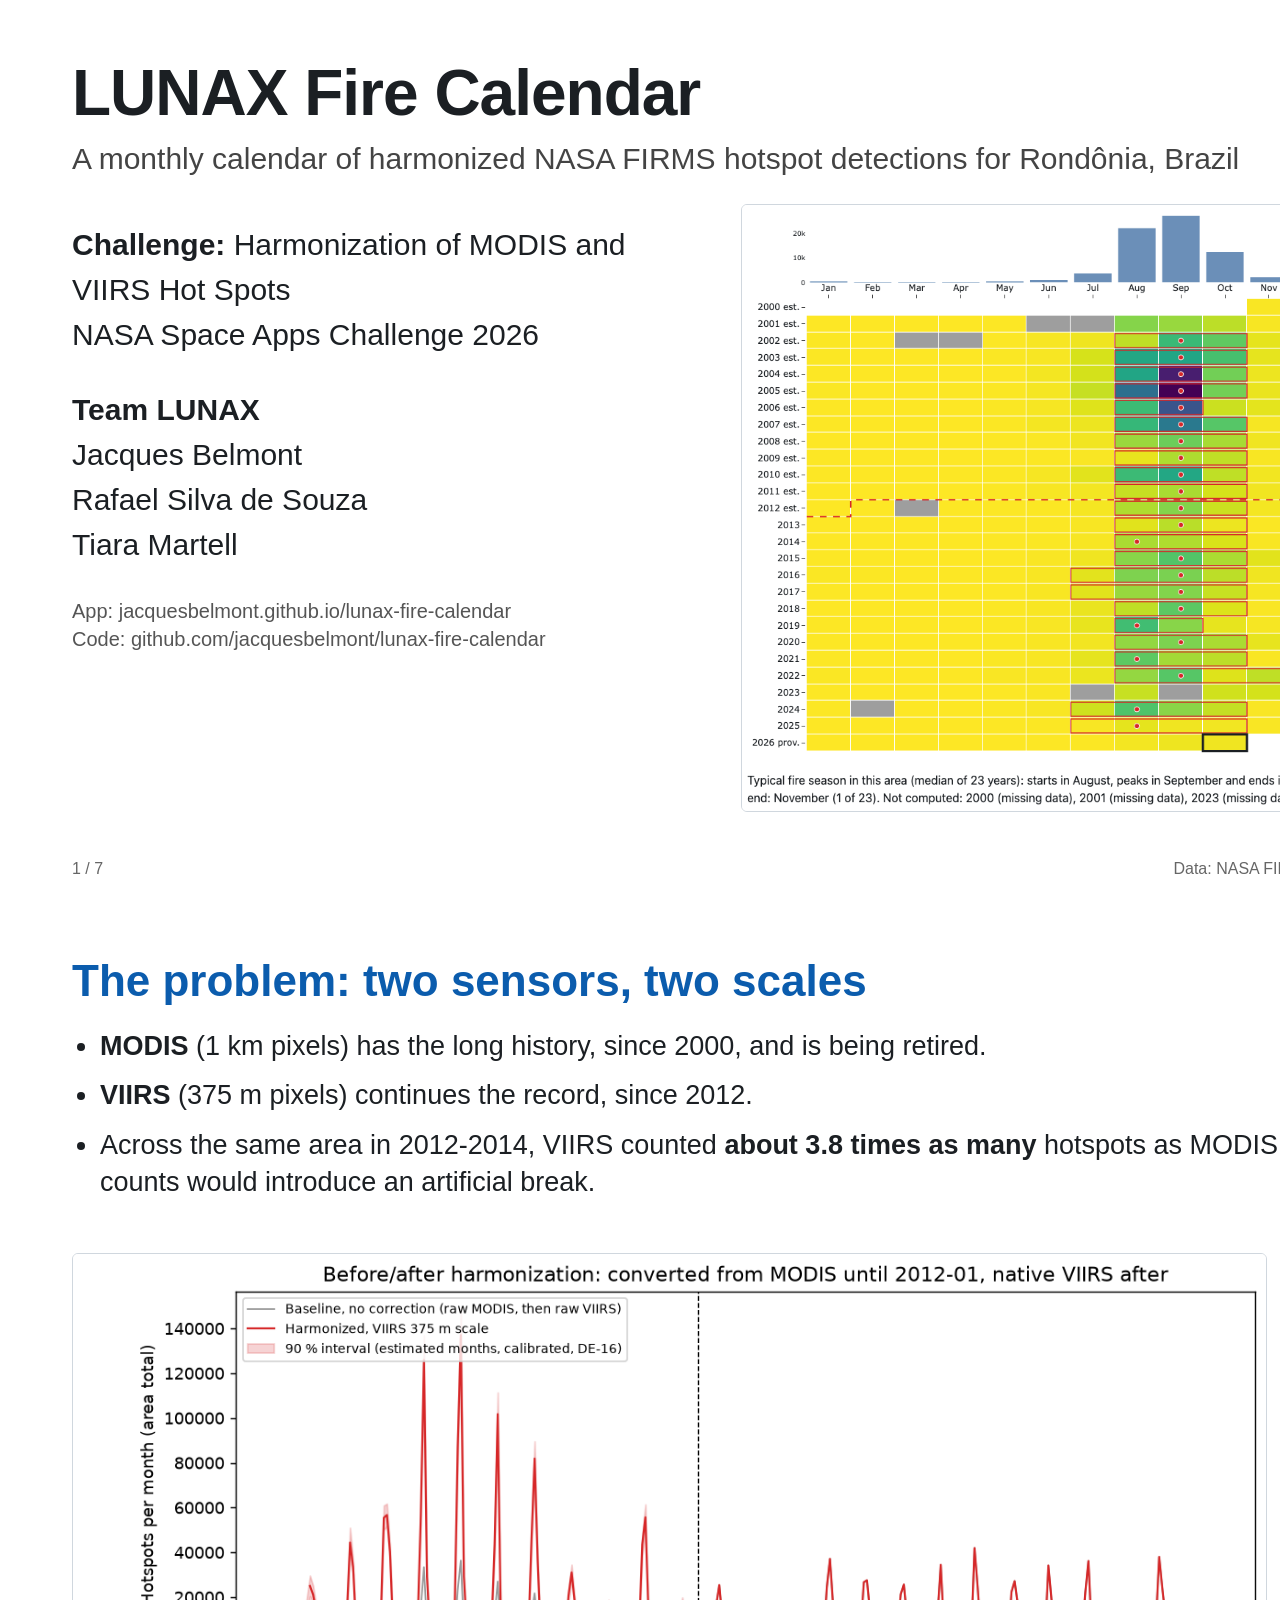
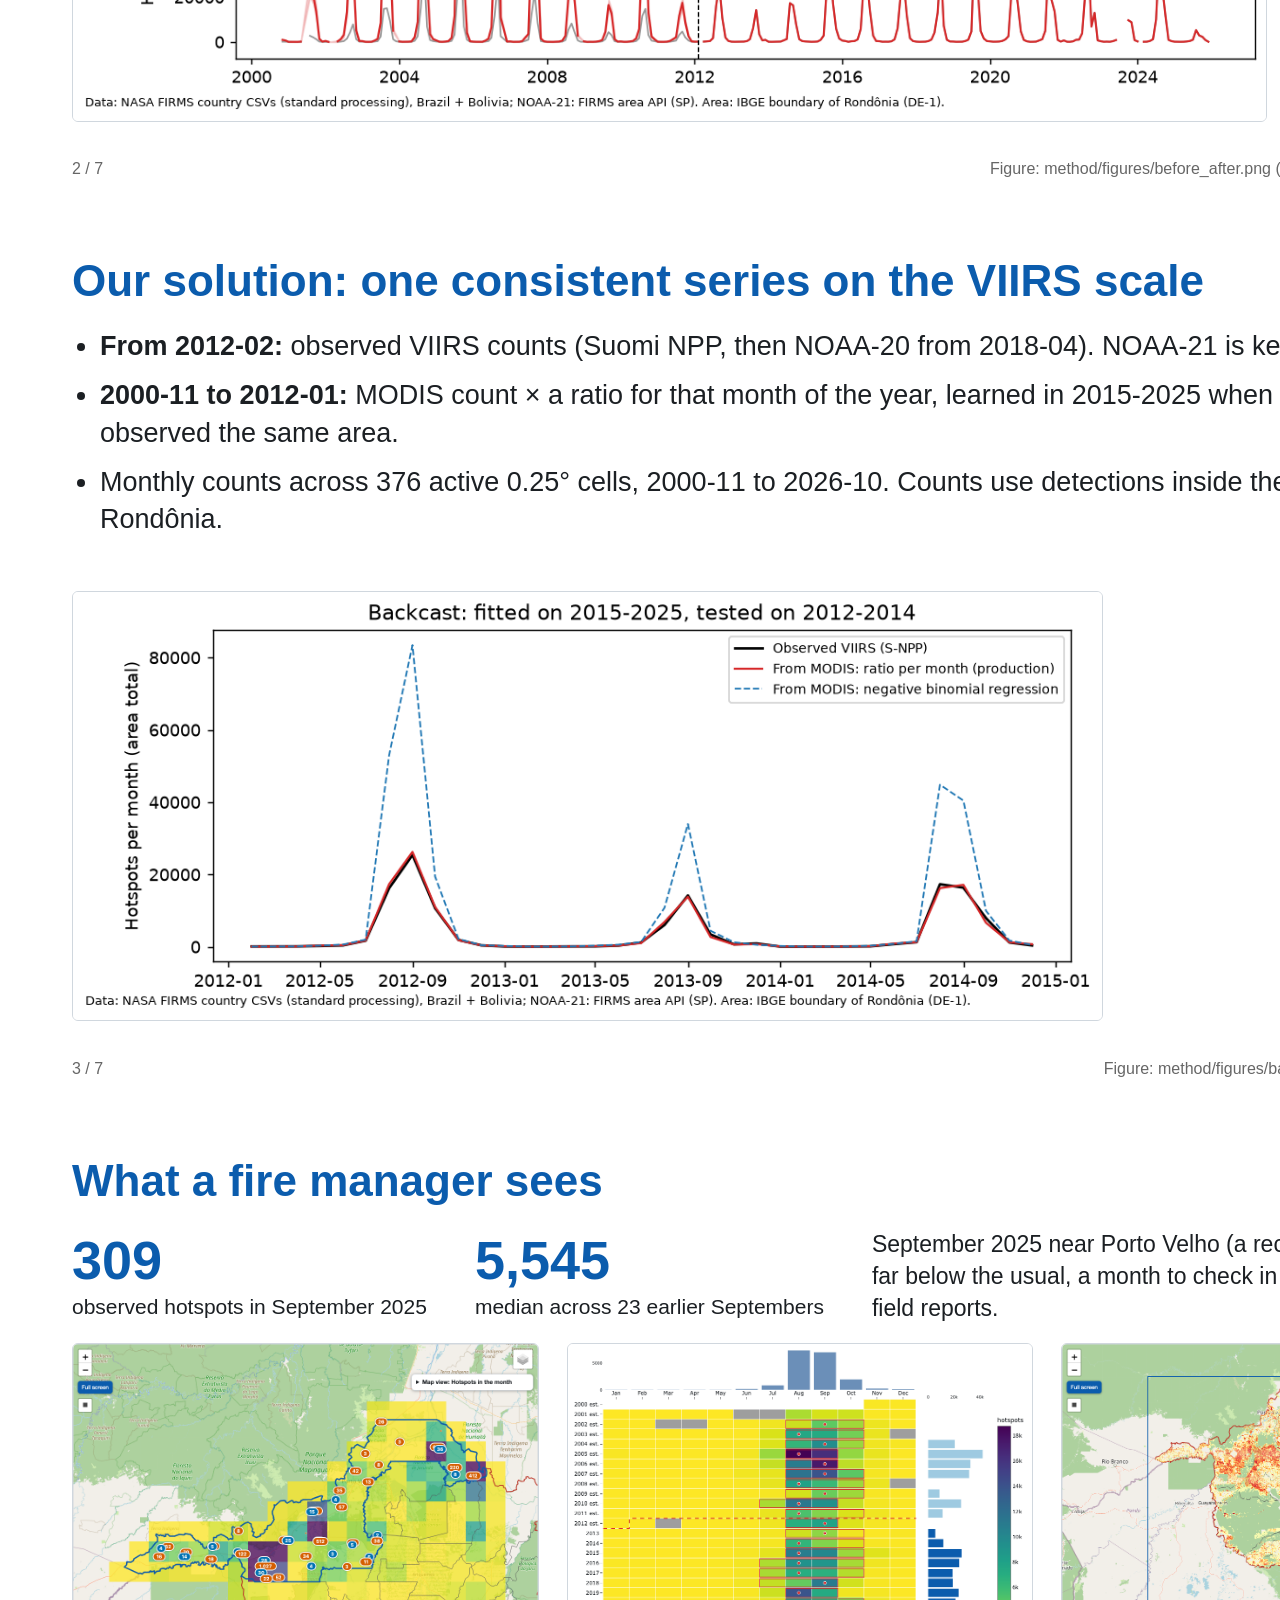
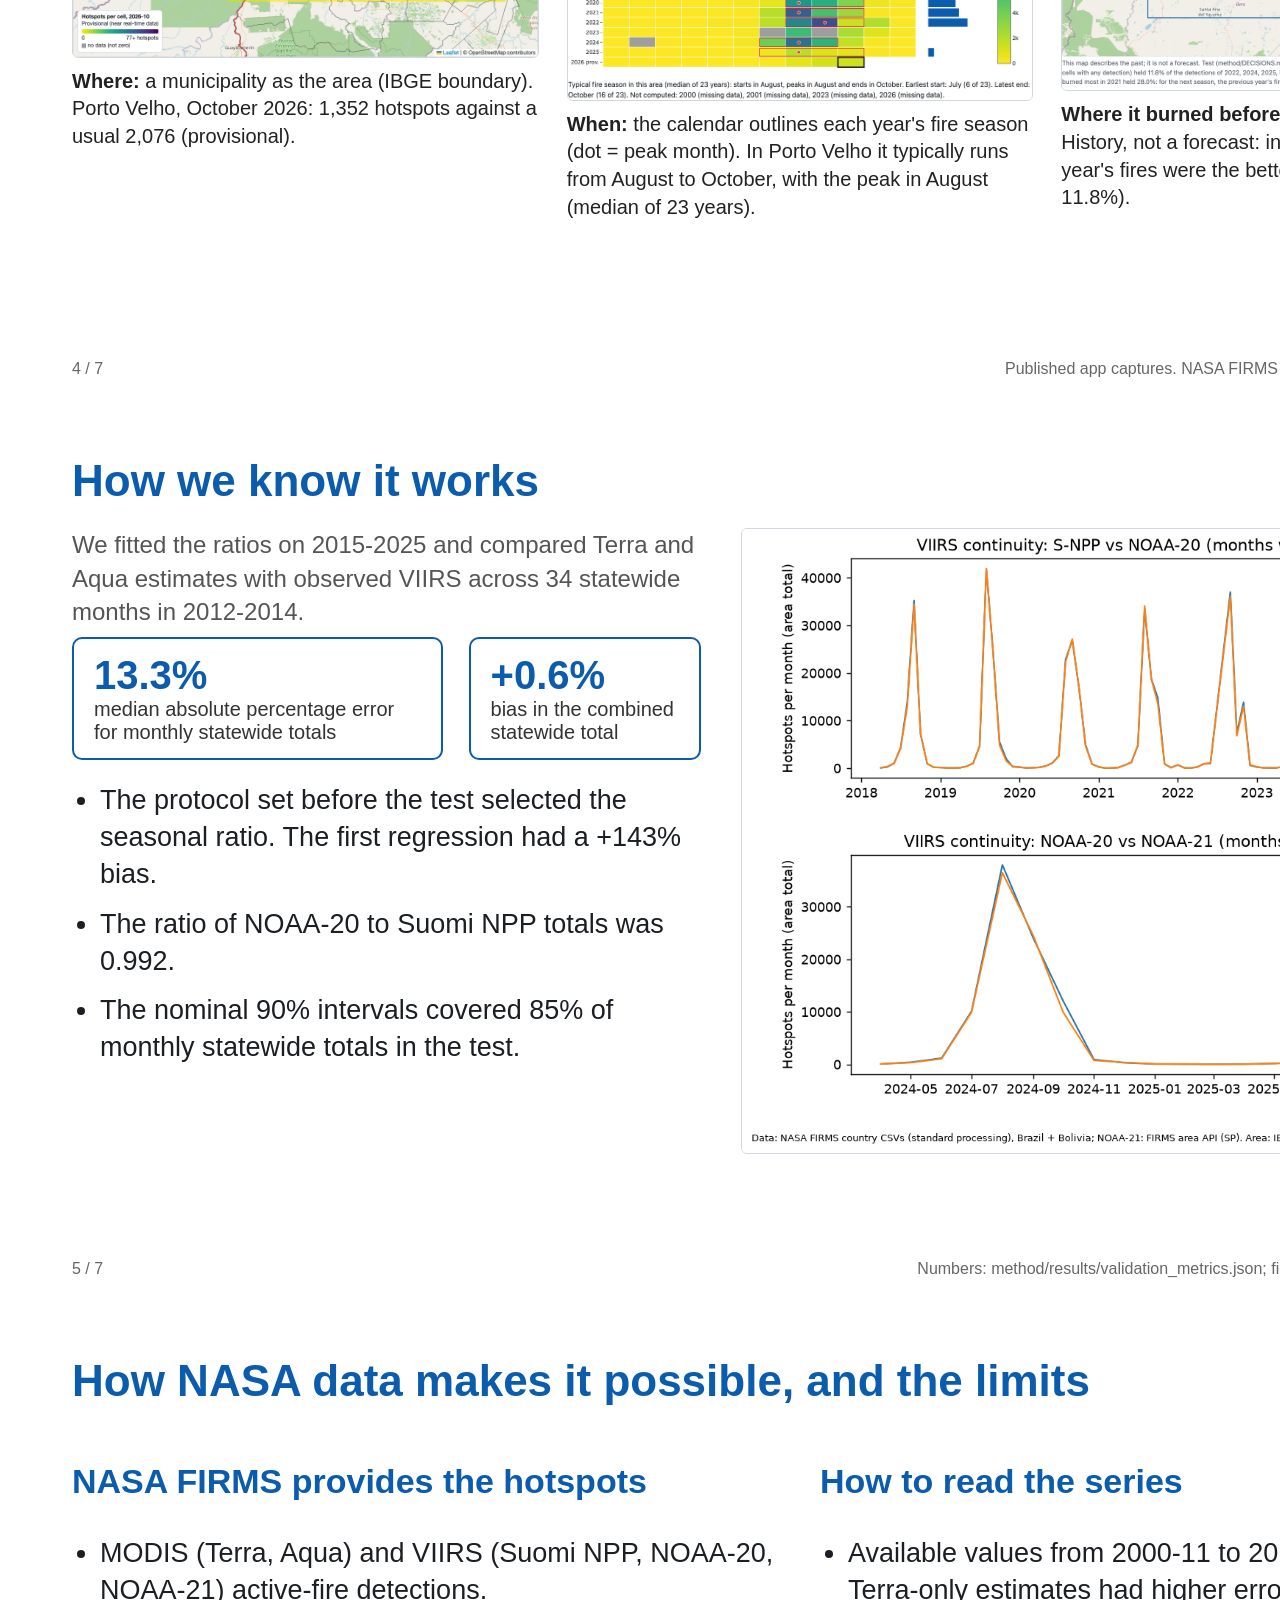
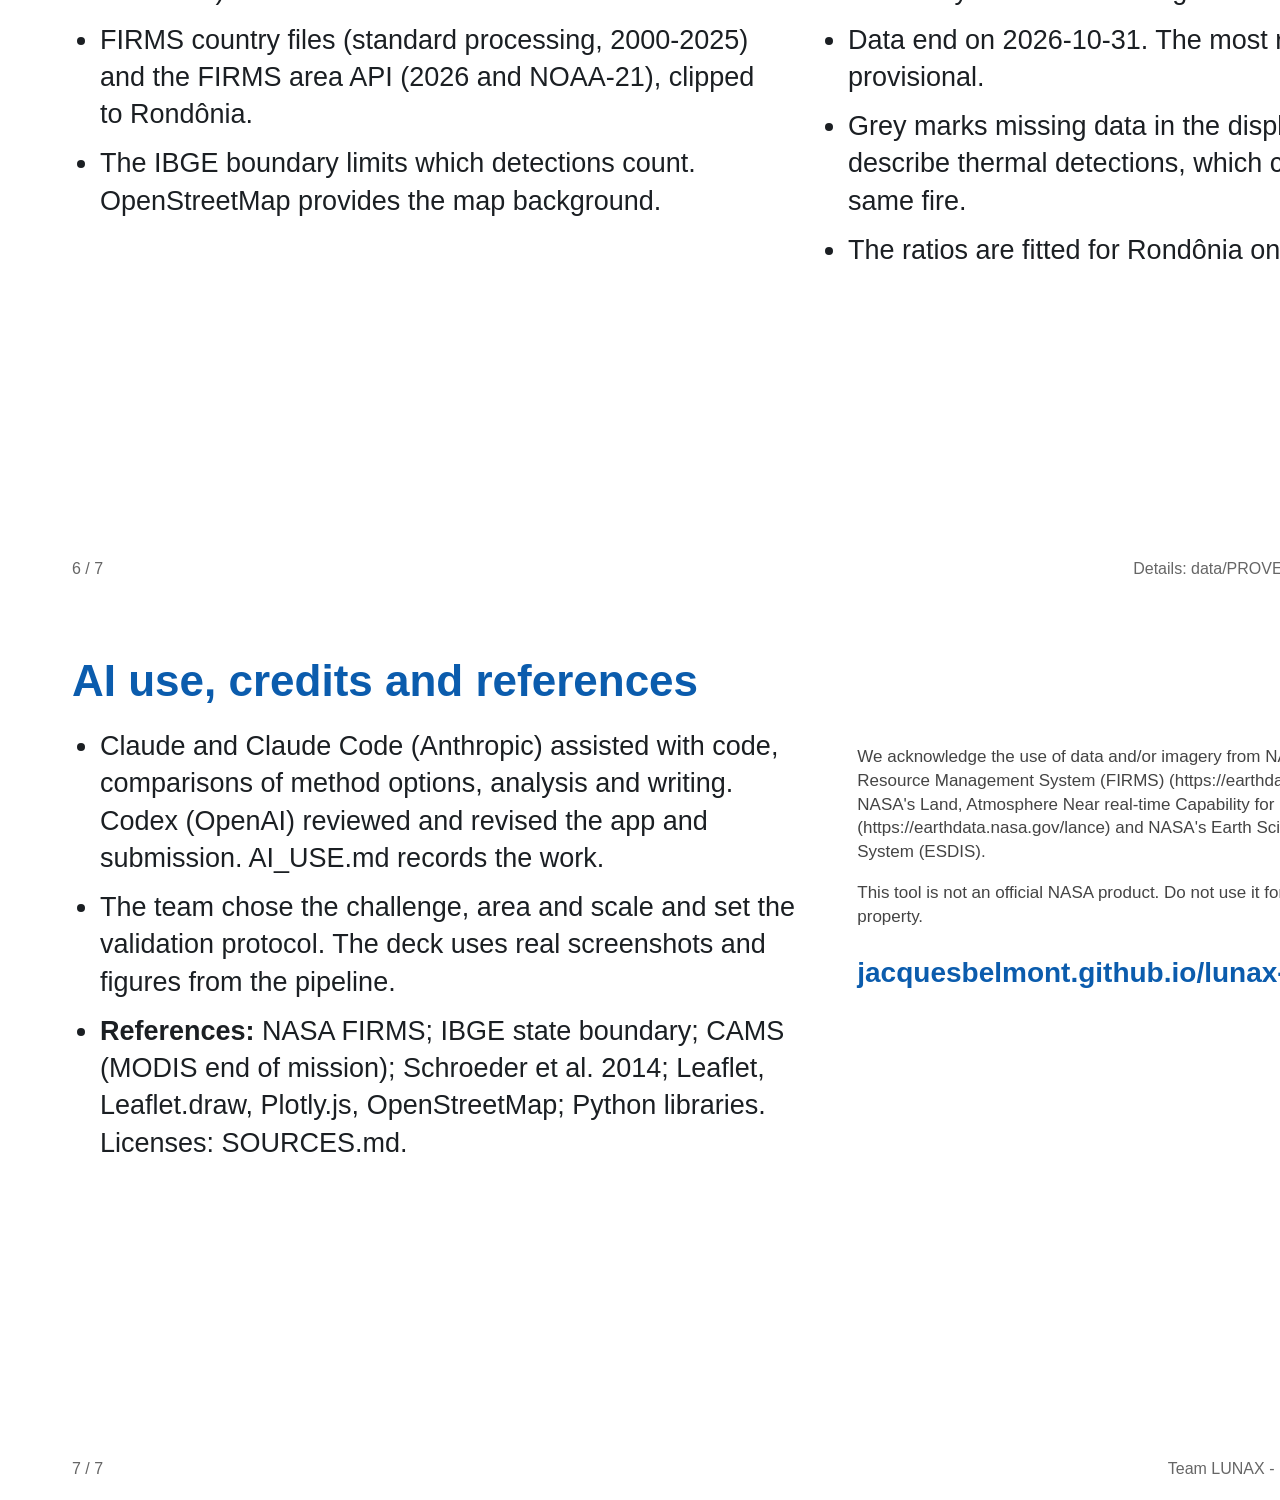
<file: submission/slides/slides.html>
<!DOCTYPE html>
<html lang="en">
<head>
<meta charset="utf-8">
<title>LUNAX Fire Calendar - demo slides</title>
<!--
  Source of the 7-slide demo (S2). Printed to PDF with headless Chrome (see submission/slides/README.md).
  Images: real screenshots of the published app (submission/screenshots/) and pipeline figures (method/figures/).
  No AI-generated images, no NASA logos, no people. Every number is in submission/FACT_CHECK.md.
  AI-assisted draft (Claude Code and Codex), logged in AI_USE.md. Owner of the deck: Tiara (TI-7).
-->
<style>
  @page { size: 1600px 900px; margin: 0; }
  * { box-sizing: border-box; }
  html, body { margin: 0; padding: 0; background: #fff; color: #1b1f23; font-family: -apple-system, "Segoe UI", Helvetica, Arial, sans-serif; }
  .slide { width: 1600px; height: 900px; padding: 56px 72px; position: relative; overflow: hidden; page-break-after: always; display: flex; flex-direction: column; }
  .slide:last-child { page-break-after: auto; }
  h1 { font-size: 64px; margin: 0 0 12px; letter-spacing: -1px; }
  h2 { font-size: 44px; margin: 0 0 22px; color: #0b5cad; }
  .sub { font-size: 30px; color: #444; margin: 0 0 28px; }
  .row { display: flex; gap: 40px; flex: 1; min-height: 0; align-items: flex-start; }
  .col { flex: 1; min-width: 0; }
  ul { margin: 0; padding-left: 28px; }
  li { font-size: 27px; line-height: 1.38; margin-bottom: 12px; }
  .small { font-size: 20px; color: #555; line-height: 1.4; }
  img { max-width: 100%; max-height: 100%; object-fit: contain; border: 1px solid #d0d7de; border-radius: 6px; }
  .imgbox { flex: 1.25; min-width: 0; height: 100%; display: flex; align-items: flex-start; justify-content: center; }
  .imgbox.tall img { max-height: 690px; }
  .foot { position: absolute; left: 72px; right: 72px; bottom: 22px; font-size: 16px; color: #666; display: flex; justify-content: space-between; }
  .big { font-size: 34px; font-weight: 600; color: #0b5cad; }
  .kpis { display: flex; gap: 26px; margin: 8px 0 22px; }
  .kpi { border: 2px solid #0b5cad; border-radius: 10px; padding: 14px 20px; }
  .kpi b { display: block; font-size: 40px; color: #0b5cad; }
  .kpi span { font-size: 20px; color: #333; }
  .case-stats { display: flex; gap: 64px; margin: 8px 0 32px; }
  .case-stats b { display: block; font-size: 64px; color: #0b5cad; line-height: 1; }
  .case-stats span { display: block; margin-top: 8px; font-size: 25px; }
  .case-chart { flex: 2.6; min-width: 0; }
  .case-chart img { display: block; width: 100%; }
  .case-note { font-size: 25px; line-height: 1.4; margin: 0 0 24px; }
  .team { font-size: 30px; margin-top: 18px; line-height: 1.5; }
  .ack { font-size: 17px; color: #444; line-height: 1.4; }
  .fm-case { display: flex; align-items: center; gap: 48px; margin: 0 0 18px; }
  .fm-stats { margin: 0; gap: 48px; }
  .fm-stats b { font-size: 54px; }
  .fm-stats span { font-size: 21px; }
  .fm-note { flex: 1; margin: 0; font-size: 23px; }
  .fm-row { display: flex; gap: 28px; flex: 1; min-height: 0; align-items: flex-start; }
  .fm-row figure { flex: 1; min-width: 0; margin: 0; }
  .fm-row img { display: block; width: auto; max-width: 100%; height: auto; max-height: 360px; margin: 0 auto; }
  .fm-row figcaption { font-size: 20px; line-height: 1.38; margin-top: 10px; color: #222; }
</style>
</head>
<body>

<section class="slide">
  <h1>LUNAX Fire Calendar</h1>
  <p class="sub">A monthly calendar of harmonized NASA FIRMS hotspot detections for Rondônia, Brazil</p>
  <div class="row">
    <div class="col">
      <p class="team"><b>Challenge:</b> Harmonization of MODIS and VIIRS Hot Spots<br>NASA Space Apps Challenge 2026</p>
      <p class="team"><b>Team LUNAX</b><br>Jacques Belmont<br>Rafael Silva de Souza<br>Tiara Martell</p>
      <p class="small">App: jacquesbelmont.github.io/lunax-fire-calendar<br>Code: github.com/jacquesbelmont/lunax-fire-calendar</p>
    </div>
    <div class="imgbox tall"><img src="../screenshots/app_calendar.png" alt="Calendar of monthly hotspot counts, 2000 to 2026"></div>
  </div>
  <div class="foot"><span>1 / 7</span><span>Data: NASA FIRMS. Not an official NASA product.</span></div>
</section>

<section class="slide">
  <h2>The problem: two sensors, two scales</h2>
  <div class="row" style="flex-direction:column; gap:18px">
    <ul>
      <li><b>MODIS</b> (1 km pixels) has the long history, since 2000, and is being retired.</li>
      <li><b>VIIRS</b> (375 m pixels) continues the record, since 2012.</li>
      <li>Across the same area in 2012-2014, VIIRS counted <b>about 3.8 times as many</b> hotspots as MODIS. Splicing their raw counts would introduce an artificial break.</li>
    </ul>
    <div class="imgbox" style="align-items:center"><img src="../../method/figures/before_after.png" alt="Series without correction and harmonized series" style="max-height:470px"></div>
  </div>
  <div class="foot"><span>2 / 7</span><span>Figure: method/figures/before_after.png (grey: raw counts; red: harmonized)</span></div>
</section>

<section class="slide">
  <h2>Our solution: one consistent series on the VIIRS scale</h2>
  <div class="row" style="flex-direction:column; gap:18px">
    <ul>
      <li><b>From 2012-02:</b> observed VIIRS counts (Suomi NPP, then NOAA-20 from 2018-04). NOAA-21 is kept as a check.</li>
      <li><b>2000-11 to 2012-01:</b> MODIS count &times; a ratio for that month of the year, learned in 2015-2025 when both sensors observed the same area.</li>
      <li>Monthly counts across 376 active 0.25&deg; cells, 2000-11 to 2026-10. Counts use detections inside the IBGE boundary of Rondônia.</li>
    </ul>
    <div class="imgbox" style="align-items:center"><img src="../../method/figures/backcast.png" alt="Converted MODIS against observed VIIRS in the test years" style="max-height:430px"></div>
  </div>
  <div class="foot"><span>3 / 7</span><span>Figure: method/figures/backcast.png (test years 2012-2014)</span></div>
</section>

<section class="slide">
  <h2>What a fire manager sees</h2>
  <div class="fm-case">
    <div class="case-stats fm-stats">
      <div><b>309</b><span>observed hotspots in September 2025</span></div>
      <div><b>5,545</b><span>median across 23 earlier Septembers</span></div>
    </div>
    <p class="case-note fm-note">September 2025 near Porto Velho (a rectangle of 33 grid cells): far below the usual, a month to check in satellite imagery and field reports.</p>
  </div>
  <div class="fm-row">
    <figure>
      <img src="../screenshots/app_porto_velho_map_2026-10.png" alt="Map of the municipality of Porto Velho with grid cells colored by October 2026 hotspots and the detections as points">
      <figcaption><b>Where:</b> a municipality as the area (IBGE boundary). Porto Velho, October 2026: 1,352 hotspots against a usual 2,076 (provisional).</figcaption>
    </figure>
    <figure>
      <img src="../screenshots/app_porto_velho_calendar_season.png" alt="Calendar of Porto Velho by year and month, with each year's fire season outlined and its peak month marked">
      <figcaption><b>When:</b> the calendar outlines each year's fire season (dot = peak month). In Porto Velho it typically runs from August to October, with the peak in August (median of 23 years).</figcaption>
    </figure>
    <figure>
      <img src="../screenshots/app_map_recurrence_2012-2025.png" alt="Map of Rondônia with 1 km cells colored by the number of years with a VIIRS detection, 2012 to 2025">
      <figcaption><b>Where it burned before</b> (VIIRS, about 1 km). History, not a forecast: in our pre-registered test, last year's fires were the better guide (28.0% against 11.8%).</figcaption>
    </figure>
  </div>
  <div class="foot"><span>4 / 7</span><span>Published app captures. NASA FIRMS data archived through 2026-10-31.</span></div>
</section>

<section class="slide">
  <h2>How we know it works</h2>
  <div class="row">
    <div class="col">
      <p class="small" style="font-size:24px; margin:0 0 6px">We fitted the ratios on 2015-2025 and compared Terra and Aqua estimates with observed VIIRS across 34 statewide months in 2012-2014.</p>
      <div class="kpis">
        <div class="kpi"><b>13.3%</b><span>median absolute percentage error for monthly statewide totals</span></div>
        <div class="kpi"><b>+0.6%</b><span>bias in the combined statewide total</span></div>
      </div>
      <ul>
        <li>The protocol set before the test selected the seasonal ratio. The first regression had a +143% bias.</li>
        <li>The ratio of NOAA-20 to Suomi NPP totals was 0.992.</li>
        <li>The nominal 90% intervals covered 85% of monthly statewide totals in the test.</li>
      </ul>
    </div>
    <div class="imgbox tall"><img src="../../method/figures/continuity.png" alt="Continuity between the VIIRS satellites" style="max-height:640px"></div>
  </div>
  <div class="foot"><span>5 / 7</span><span>Numbers: method/results/validation_metrics.json; figure: method/figures/continuity.png</span></div>
</section>

<section class="slide">
  <h2>How NASA data makes it possible, and the limits</h2>
  <div class="row">
    <div class="col">
      <p class="big">NASA FIRMS provides the hotspots</p>
      <ul>
        <li>MODIS (Terra, Aqua) and VIIRS (Suomi NPP, NOAA-20, NOAA-21) active-fire detections.</li>
        <li>FIRMS country files (standard processing, 2000-2025) and the FIRMS area API (2026 and NOAA-21), clipped to Rondônia.</li>
        <li>The IBGE boundary limits which detections count. OpenStreetMap provides the map background.</li>
      </ul>
    </div>
    <div class="col">
      <p class="big">How to read the series</p>
      <ul>
        <li>Available values from 2000-11 to 2012-01 are estimates. Terra-only estimates had higher errors.</li>
        <li>Data end on 2026-10-31. The most recent months are provisional.</li>
        <li>Grey marks missing data in the displayed series. Counts describe thermal detections, which can repeat for the same fire.</li>
        <li>The ratios are fitted for Rondônia only.</li>
      </ul>
    </div>
  </div>
  <div class="foot"><span>6 / 7</span><span>Details: data/PROVENANCE.md, method/METHOD.md</span></div>
</section>

<section class="slide">
  <h2>AI use, credits and references</h2>
  <div class="row">
    <div class="col">
      <ul>
        <li>Claude and Claude Code (Anthropic) assisted with code, comparisons of method options, analysis and writing. Codex (OpenAI) reviewed and revised the app and submission. AI_USE.md records the work.</li>
        <li>The team chose the challenge, area and scale and set the validation protocol. The deck uses real screenshots and figures from the pipeline.</li>
        <li><b>References:</b> NASA FIRMS; IBGE state boundary; CAMS (MODIS end of mission); Schroeder et al. 2014; Leaflet, Leaflet.draw, Plotly.js, OpenStreetMap; Python libraries. Licenses: SOURCES.md.</li>
      </ul>
    </div>
    <div class="col" style="flex:0.9">
      <p class="ack">We acknowledge the use of data and/or imagery from NASA's Fire Information for Resource Management System (FIRMS) (https://earthdata.nasa.gov/firms), part of NASA's Land, Atmosphere Near real-time Capability for Earth observations (LANCE) (https://earthdata.nasa.gov/lance) and NASA's Earth Science Data and Information System (ESDIS).</p>
      <p class="ack">This tool is not an official NASA product. Do not use it for the preservation of life or property.</p>
      <p class="big" style="font-size:28px">jacquesbelmont.github.io/lunax-fire-calendar</p>
    </div>
  </div>
  <div class="foot"><span>7 / 7</span><span>Team LUNAX - NASA Space Apps Challenge 2026</span></div>
</section>

</body>
</html>
</file>
